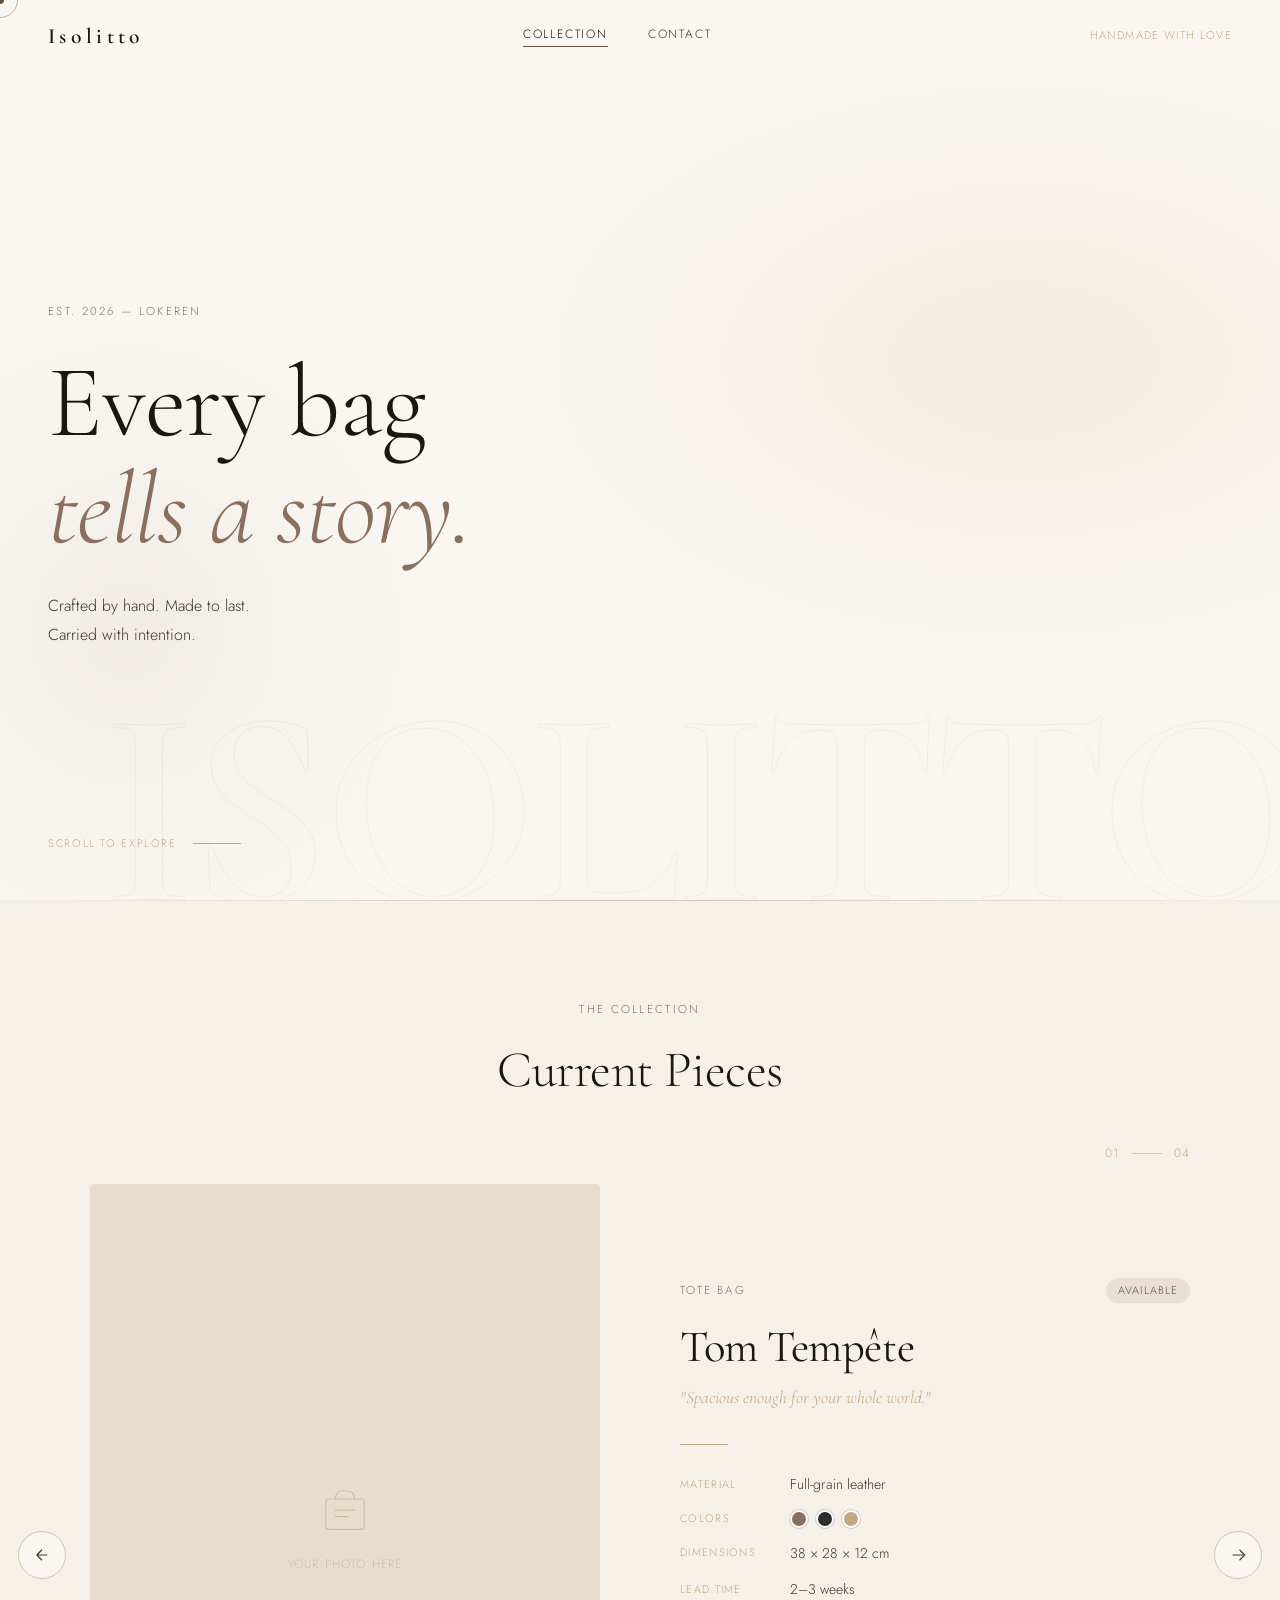
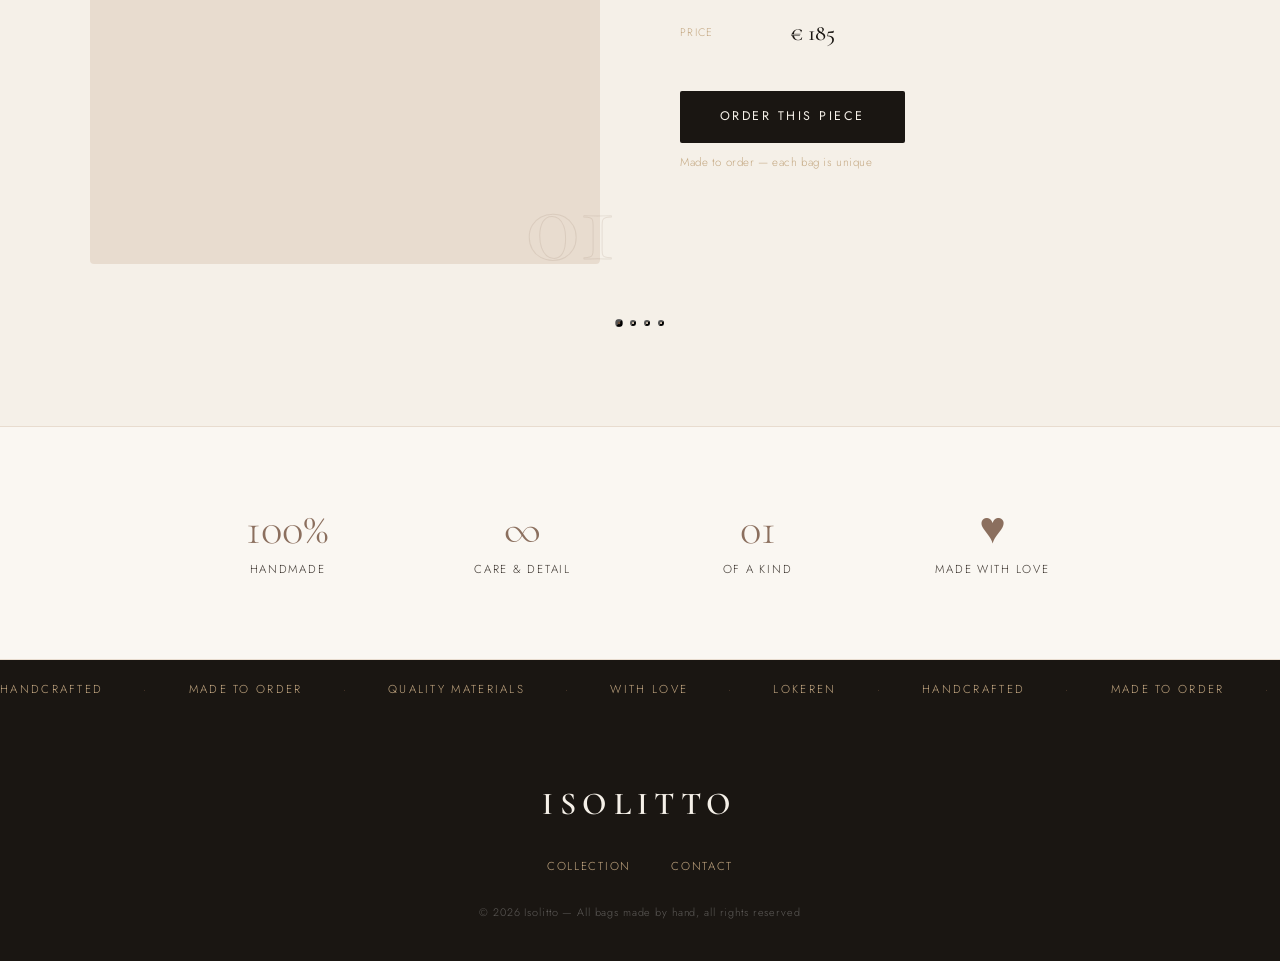
<file: index.html>
<!DOCTYPE html>
<html lang="en">
<head>
  <meta charset="UTF-8" />
  <meta name="viewport" content="width=device-width, initial-scale=1.0" />
  <title>ISOLITTO — Handmade Bags</title>
  <link rel="stylesheet" href="style.css" />
  <link rel="preconnect" href="https://fonts.googleapis.com">
  <link rel="preconnect" href="https://fonts.gstatic.com" crossorigin>
  <link href="https://fonts.googleapis.com/css2?family=Cormorant+Garamond:ital,wght@0,300;0,400;0,500;0,600;1,300;1,400&family=Jost:wght@200;300;400;500&display=swap" rel="stylesheet">
</head>
<body>

  <!-- CURSOR -->
  <div class="cursor" id="cursor"></div>
  <div class="cursor-follower" id="cursor-follower"></div>

  <!-- NAV -->
  <nav id="nav">
    <div class="nav-logo">
      <a href="index.html">Isolitto</a>
    </div>
    <div class="nav-links">
      <a href="index.html" class="nav-link active">Collection</a>
      <a href="contact.html" class="nav-link">Contact</a>
    </div>
    <div class="nav-tagline">Handmade with love</div>
  </nav>

  <!-- HERO -->
  <section class="hero" id="home">
    <div class="hero-text">
      <span class="hero-label">Est. 2026 — Lokeren</span>
      <h1 class="hero-title">Every bag<br><em>tells a story.</em></h1>
      <p class="hero-sub">Crafted by hand. Made to last.<br>Carried with intention.</p>
    </div>
    <div class="hero-scroll">
      <span>Scroll to explore</span>
      <div class="scroll-line"></div>
    </div>
    <div class="hero-bg-text">ISOLITTO</div>
  </section>

  <!-- COLLECTION -->
  <section class="collection" id="collection">
    <div class="collection-header">
      <p class="section-label">The Collection</p>
      <h2 class="section-title">Current Pieces</h2>
    </div>

    <!-- ITEM SHOWCASE -->
    <div class="showcase">

      <!-- Navigation Arrows -->
      <button class="showcase-nav prev" id="prevBtn" aria-label="Previous item">
        <svg viewBox="0 0 24 24" fill="none" stroke="currentColor" stroke-width="1.5"><path d="M19 12H5M5 12l7-7M5 12l7 7"/></svg>
      </button>
      <button class="showcase-nav next" id="nextBtn" aria-label="Next item">
        <svg viewBox="0 0 24 24" fill="none" stroke="currentColor" stroke-width="1.5"><path d="M5 12h14M14 5l7 7-7 7"/></svg>
      </button>

      <!-- Item Counter -->
      <div class="showcase-counter">
        <span id="currentIndex">01</span>
        <span class="counter-sep"></span>
        <span id="totalItems">04</span>
      </div>

      <!-- Item Display -->
      <div class="showcase-stage" id="showcaseStage">

        <!-- IMAGE -->
        <div class="item-image-wrap" id="itemImageWrap">
          <div class="item-image-placeholder" id="itemImage">
            <!-- REPLACE THIS DIV WITH YOUR IMAGE TAG, e.g.: -->
            <!-- <img src="images/bag1.jpg" alt="The Lena Tote"> -->
            <div class="placeholder-inner">
              <svg viewBox="0 0 80 80" fill="none" xmlns="http://www.w3.org/2000/svg">
                <path d="M28 30C28 24.477 31.134 20 35 20H45C48.866 20 52 24.477 52 30" stroke="currentColor" stroke-width="1.5" stroke-linecap="round"/>
                <rect x="16" y="30" width="48" height="38" rx="3" stroke="currentColor" stroke-width="1.5"/>
                <path d="M28 44h24M28 52h16" stroke="currentColor" stroke-width="1.5" stroke-linecap="round"/>
              </svg>
              <span>Your photo here</span>
            </div>
          </div>
          <div class="item-number-bg" id="itemNumberBg">01</div>
        </div>

        <!-- DETAILS -->
        <div class="item-details" id="itemDetails">
          <div class="item-meta-top">
            <span class="item-category" id="itemCategory">Tote</span>
            <span class="item-availability" id="itemAvailability">Available</span>
          </div>

          <h2 class="item-name" id="itemName">Tom Tempête</h2>
          <p class="item-tagline" id="itemTagline">"Spacious enough for your whole world."</p>

          <div class="item-divider"></div>

          <div class="item-info-grid">
            <div class="item-info-row">
              <span class="info-label">Material</span>
              <span class="info-value" id="itemMaterial">Full-grain leather</span>
            </div>
            <div class="item-info-row">
              <span class="info-label">Colors</span>
              <div class="color-swatches" id="itemColors">
                <span class="swatch" style="background:#8B6F5E;" title="Caramel"></span>
                <span class="swatch" style="background:#2C2C2C;" title="Midnight"></span>
                <span class="swatch" style="background:#C4A882;" title="Sand"></span>
              </div>
            </div>
            <div class="item-info-row">
              <span class="info-label">Dimensions</span>
              <span class="info-value" id="itemSize">38 × 28 × 12 cm</span>
            </div>
            <div class="item-info-row">
              <span class="info-label">Lead time</span>
              <span class="info-value" id="itemLead">2–3 weeks</span>
            </div>
            <div class="item-info-row">
              <span class="info-label">Price</span>
              <span class="info-value item-price" id="itemPrice">€ 185</span>
            </div>
          </div>

          <div class="item-actions">
            <a href="contact.html" class="btn-order">Order this piece</a>
            <p class="order-note">Made to order — each bag is unique</p>
          </div>
        </div>

      </div>

      <!-- Dots -->
      <div class="showcase-dots" id="showcaseDots"></div>
    </div>
  </section>

  <!-- ABOUT STRIP -->
  <section class="about-strip">
    <div class="about-strip-inner">
      <div class="about-col">
        <span class="about-num">100%</span>
        <span class="about-txt">Handmade</span>
      </div>
      <div class="about-col">
        <span class="about-num">∞</span>
        <span class="about-txt">Care & detail</span>
      </div>
      <div class="about-col">
        <span class="about-num">01</span>
        <span class="about-txt">Of a kind</span>
      </div>
      <div class="about-col">
        <span class="about-num">♥</span>
        <span class="about-txt">Made with love</span>
      </div>
    </div>
  </section>

  <!-- MARQUEE -->
  <div class="marquee-wrap">
    <div class="marquee-track">
      <span>Handcrafted</span><span>·</span>
      <span>Made to Order</span><span>·</span>
      <span>Quality Materials</span><span>·</span>
      <span>With Love</span><span>·</span>
      <span>Lokeren</span><span>·</span>
      <span>Handcrafted</span><span>·</span>
      <span>Made to Order</span><span>·</span>
      <span>Quality Materials</span><span>·</span>
      <span>With Love</span><span>·</span>
      <span>Lokeren</span><span>·</span>
    </div>
  </div>

  <!-- FOOTER -->
  <footer class="footer">
    <div class="footer-inner">
      <div class="footer-logo">ISOLITTO</div>
      <div class="footer-links">
        <a href="index.html">Collection</a>
        <a href="contact.html">Contact</a>
      </div>
      <p class="footer-copy">© 2026 Isolitto — All bags made by hand, all rights reserved</p>
    </div>
  </footer>

  <script src="script.js"></script>
</body>
</html>
</file>
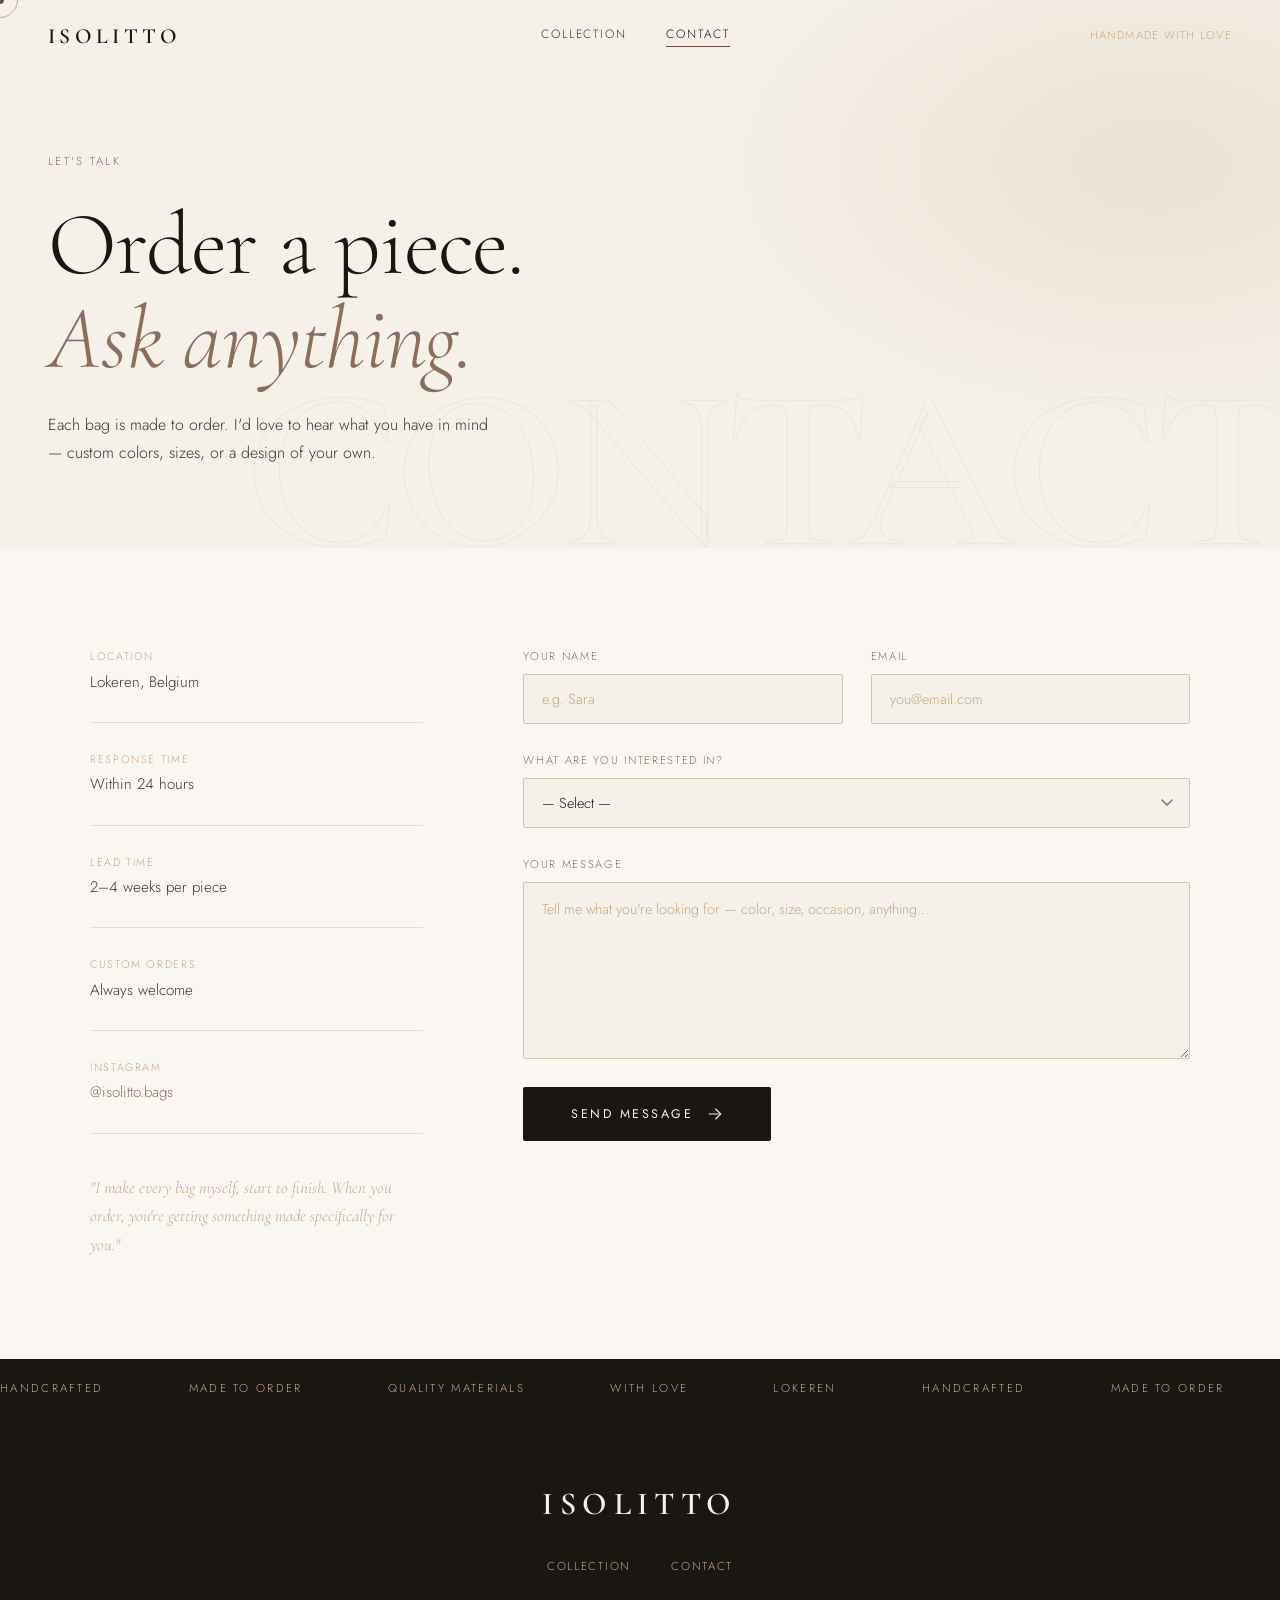
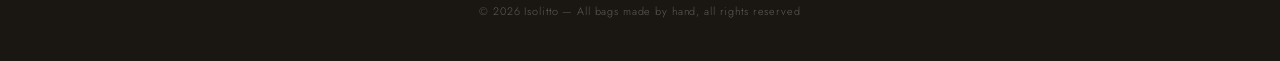
<file: contact.html>
<!DOCTYPE html>
<html lang="en">
<head>
  <meta charset="UTF-8" />
  <meta name="viewport" content="width=device-width, initial-scale=1.0" />
  <title>Contact — ISOLITTO</title>
  <link rel="stylesheet" href="style.css" />
  <link rel="preconnect" href="https://fonts.googleapis.com">
  <link rel="preconnect" href="https://fonts.gstatic.com" crossorigin>
  <link href="https://fonts.googleapis.com/css2?family=Cormorant+Garamond:ital,wght@0,300;0,400;0,500;0,600;1,300;1,400&family=Jost:wght@200;300;400;500&display=swap" rel="stylesheet">
</head>
<body class="contact-page">

  <div class="cursor" id="cursor"></div>
  <div class="cursor-follower" id="cursor-follower"></div>

  <!-- NAV -->
  <nav id="nav">
    <div class="nav-logo">
      <a href="index.html">ISOLITTO</a>
    </div>
    <div class="nav-links">
      <a href="index.html" class="nav-link">Collection</a>
      <a href="contact.html" class="nav-link active">Contact</a>
    </div>
    <div class="nav-tagline">Handmade with love</div>
  </nav>

  <!-- CONTACT HERO -->
  <section class="contact-hero">
    <div class="contact-hero-inner">
      <span class="hero-label">Let's talk</span>
      <h1 class="contact-title">Order a piece.<br><em>Ask anything.</em></h1>
      <p class="contact-sub">Each bag is made to order. I'd love to hear what you have in mind — custom colors, sizes, or a design of your own.</p>
    </div>
    <div class="hero-bg-text">CONTACT</div>
  </section>

  <!-- CONTACT BODY -->
  <section class="contact-body">
    <div class="contact-grid">

      <!-- LEFT: INFO -->
      <div class="contact-info">
        <div class="contact-info-block">
          <span class="ci-label">Location</span>
          <span class="ci-value">Lokeren, Belgium</span>
        </div>
        <div class="contact-info-block">
          <span class="ci-label">Response time</span>
          <span class="ci-value">Within 24 hours</span>
        </div>
        <div class="contact-info-block">
          <span class="ci-label">Lead time</span>
          <span class="ci-value">2–4 weeks per piece</span>
        </div>
        <div class="contact-info-block">
          <span class="ci-label">Custom orders</span>
          <span class="ci-value">Always welcome</span>
        </div>
        <div class="contact-info-block">
          <span class="ci-label">Instagram</span>
          <span class="ci-value"><a href="#">@isolitto.bags</a></span>
        </div>

        <div class="contact-note">
          <em>"I make every bag myself, start to finish. When you order, you're getting something made specifically for you."</em>
        </div>
      </div>

      <!-- RIGHT: FORM -->
      <div class="contact-form-wrap">
        <form class="contact-form" id="contactForm">

          <div class="form-row">
            <div class="form-group">
              <label for="fname">Your name</label>
              <input type="text" id="fname" name="name" placeholder="e.g. Sara" required />
            </div>
            <div class="form-group">
              <label for="femail">Email</label>
              <input type="email" id="femail" name="email" placeholder="you@email.com" required />
            </div>
          </div>

          <div class="form-group">
            <label for="fsubject">What are you interested in?</label>
            <select id="fsubject" name="subject">
              <option value="">— Select —</option>
              <option value="order">Order a specific bag</option>
              <option value="custom">Custom design</option>
              <option value="question">General question</option>
              <option value="other">Something else</option>
            </select>
          </div>

          <div class="form-group">
            <label for="fmessage">Your message</label>
            <textarea id="fmessage" name="message" rows="6" placeholder="Tell me what you're looking for — color, size, occasion, anything..."></textarea>
          </div>

          <button type="submit" class="btn-submit">
            <span class="btn-text">Send message</span>
            <svg viewBox="0 0 24 24" fill="none" stroke="currentColor" stroke-width="1.5"><path d="M5 12h14M14 5l7 7-7 7"/></svg>
          </button>

          <div class="form-success" id="formSuccess">
            <svg viewBox="0 0 24 24" fill="none" stroke="currentColor" stroke-width="1.5"><path d="M20 6L9 17l-5-5"/></svg>
            <span>Message sent! I'll get back to you soon.</span>
          </div>

        </form>
      </div>

    </div>
  </section>

  <!-- MARQUEE -->
  <div class="marquee-wrap">
    <div class="marquee-track">
      <span>Handcrafted</span><span>·</span>
      <span>Made to Order</span><span>·</span>
      <span>Quality Materials</span><span>·</span>
      <span>With Love</span><span>·</span>
      <span>Lokeren</span><span>·</span>
      <span>Handcrafted</span><span>·</span>
      <span>Made to Order</span><span>·</span>
      <span>Quality Materials</span><span>·</span>
      <span>With Love</span><span>·</span>
      <span>Lokeren</span><span>·</span>
    </div>
  </div>

  <!-- FOOTER -->
  <footer class="footer">
    <div class="footer-inner">
      <div class="footer-logo">ISOLITTO</div>
      <div class="footer-links">
        <a href="index.html">Collection</a>
        <a href="contact.html">Contact</a>
      </div>
      <p class="footer-copy">© 2026 Isolitto — All bags made by hand, all rights reserved</p>
    </div>
  </footer>

  <script src="script.js"></script>
</body>
</html>
</file>
<file: style.css>
/* ============================
   MAREN — Handmade Bags
   Style Sheet
   ============================ */

:root {
  --cream:      #F5F0E8;
  --warm-white: #FAF7F2;
  --ink:        #1A1612;
  --ink-soft:   #3D3630;
  --brown:      #8B6F5E;
  --brown-light:#C4A882;
  --sand:       #E8DCCF;
  --sand-mid:   #D4C4B0;
  --accent:     #6B4F3A;
  --font-display: 'Cormorant Garamond', Georgia, serif;
  --font-sans:    'Jost', sans-serif;
  --nav-h: 72px;
}

*, *::before, *::after { box-sizing: border-box; margin: 0; padding: 0; }

html { scroll-behavior: smooth; font-size: 16px; }

body {
  background: var(--warm-white);
  color: var(--ink);
  font-family: var(--font-sans);
  font-weight: 300;
  line-height: 1.6;
  overflow-x: hidden;
  cursor: none;
}

a { color: inherit; text-decoration: none; }
img { display: block; width: 100%; height: 100%; object-fit: cover; }

/* ============================
   CUSTOM CURSOR
   ============================ */
.cursor {
  position: fixed;
  top: 0; left: 0;
  width: 8px; height: 8px;
  background: var(--accent);
  border-radius: 50%;
  pointer-events: none;
  z-index: 9999;
  transform: translate(-50%, -50%);
  transition: transform 0.1s ease, background 0.2s;
}
.cursor-follower {
  position: fixed;
  top: 0; left: 0;
  width: 36px; height: 36px;
  border: 1px solid var(--brown);
  border-radius: 50%;
  pointer-events: none;
  z-index: 9998;
  transform: translate(-50%, -50%);
  transition: transform 0.18s ease, width 0.2s, height 0.2s, opacity 0.2s;
  opacity: 0.5;
}
body:has(a:hover) .cursor-follower,
body:has(button:hover) .cursor-follower {
  width: 52px; height: 52px;
  opacity: 0.8;
}

/* ============================
   NAV
   ============================ */
nav {
  position: fixed;
  top: 0; left: 0; right: 0;
  height: var(--nav-h);
  display: flex;
  align-items: center;
  justify-content: space-between;
  padding: 0 48px;
  z-index: 100;
  transition: background 0.4s, box-shadow 0.4s;
}
nav.scrolled {
  background: rgba(250,247,242,0.95);
  backdrop-filter: blur(12px);
  box-shadow: 0 1px 0 rgba(26,22,18,0.08);
}
.nav-logo a {
  font-family: var(--font-display);
  font-weight: 600;
  font-size: 1.35rem;
  letter-spacing: 0.2em;
  color: var(--ink);
}
.nav-links {
  display: flex;
  gap: 40px;
}
.nav-link {
  font-size: 0.75rem;
  letter-spacing: 0.15em;
  text-transform: uppercase;
  color: var(--ink-soft);
  position: relative;
  padding-bottom: 2px;
}
.nav-link::after {
  content: '';
  position: absolute;
  bottom: 0; left: 0;
  width: 0; height: 1px;
  background: var(--accent);
  transition: width 0.3s ease;
}
.nav-link:hover::after,
.nav-link.active::after { width: 100%; }
.nav-link.active { color: var(--ink); }
.nav-tagline {
  font-size: 0.7rem;
  letter-spacing: 0.12em;
  color: var(--brown-light);
  text-transform: uppercase;
}

/* ============================
   HERO
   ============================ */
.hero {
  min-height: 100vh;
  display: flex;
  flex-direction: column;
  justify-content: center;
  padding: calc(var(--nav-h) + 60px) 48px 80px;
  position: relative;
  overflow: hidden;
  background: var(--warm-white);
}
.hero::before {
  content: '';
  position: absolute;
  inset: 0;
  background:
    radial-gradient(ellipse 60% 50% at 80% 40%, rgba(196,168,130,0.15) 0%, transparent 70%),
    radial-gradient(ellipse 40% 60% at 10% 70%, rgba(139,111,94,0.08) 0%, transparent 60%);
  pointer-events: none;
}
.hero-bg-text {
  position: absolute;
  bottom: -4vw;
  right: -2vw;
  font-family: var(--font-display);
  font-weight: 600;
  font-size: 22vw;
  color: transparent;
  -webkit-text-stroke: 1px rgba(139,111,94,0.08);
  letter-spacing: -0.03em;
  pointer-events: none;
  user-select: none;
  line-height: 1;
}
.hero-label {
  display: block;
  font-size: 0.72rem;
  letter-spacing: 0.2em;
  text-transform: uppercase;
  color: var(--brown);
  margin-bottom: 28px;
  opacity: 0;
  animation: fadeUp 0.8s ease 0.2s forwards;
}
.hero-title {
  font-family: var(--font-display);
  font-size: clamp(3.5rem, 8vw, 7rem);
  font-weight: 300;
  line-height: 1.05;
  letter-spacing: -0.01em;
  color: var(--ink);
  max-width: 700px;
  opacity: 0;
  animation: fadeUp 0.9s ease 0.35s forwards;
}
.hero-title em {
  font-style: italic;
  color: var(--brown);
}
.hero-sub {
  margin-top: 28px;
  font-size: 1rem;
  color: var(--ink-soft);
  font-weight: 300;
  max-width: 340px;
  line-height: 1.8;
  opacity: 0;
  animation: fadeUp 0.9s ease 0.5s forwards;
}
.hero-scroll {
  position: absolute;
  bottom: 48px;
  left: 48px;
  display: flex;
  align-items: center;
  gap: 16px;
  font-size: 0.68rem;
  letter-spacing: 0.15em;
  text-transform: uppercase;
  color: var(--brown-light);
  opacity: 0;
  animation: fadeUp 1s ease 0.8s forwards;
}
.scroll-line {
  width: 48px;
  height: 1px;
  background: var(--brown-light);
  position: relative;
  overflow: hidden;
}
.scroll-line::after {
  content: '';
  position: absolute;
  top: 0; left: -100%;
  width: 100%; height: 100%;
  background: var(--brown);
  animation: scrollSlide 2s ease-in-out 1.5s infinite;
}
@keyframes scrollSlide {
  0% { left: -100%; }
  50% { left: 0; }
  100% { left: 100%; }
}
@keyframes fadeUp {
  from { opacity: 0; transform: translateY(24px); }
  to   { opacity: 1; transform: translateY(0); }
}

/* ============================
   COLLECTION SECTION
   ============================ */
.collection {
  padding: 100px 48px;
  background: var(--cream);
  position: relative;
}
.collection::before {
  content: '';
  position: absolute;
  top: 0; left: 0; right: 0;
  height: 1px;
  background: linear-gradient(90deg, transparent, var(--sand-mid), transparent);
}
.collection-header {
  text-align: center;
  margin-bottom: 72px;
}
.section-label {
  display: block;
  font-size: 0.72rem;
  letter-spacing: 0.2em;
  text-transform: uppercase;
  color: var(--brown);
  margin-bottom: 12px;
}
.section-title {
  font-family: var(--font-display);
  font-size: clamp(2rem, 4vw, 3.2rem);
  font-weight: 300;
  color: var(--ink);
  letter-spacing: -0.01em;
}

/* ============================
   SHOWCASE
   ============================ */
.showcase {
  position: relative;
  max-width: 1100px;
  margin: 0 auto;
}
.showcase-stage {
  display: grid;
  grid-template-columns: 1fr 1fr;
  gap: 80px;
  align-items: center;
  min-height: 560px;
}
.showcase-nav {
  position: absolute;
  top: 50%;
  transform: translateY(-50%);
  width: 48px; height: 48px;
  border: 1px solid var(--sand-mid);
  background: var(--warm-white);
  border-radius: 50%;
  cursor: none;
  display: flex;
  align-items: center;
  justify-content: center;
  color: var(--ink-soft);
  z-index: 10;
  transition: background 0.2s, border-color 0.2s, color 0.2s, transform 0.2s;
}
.showcase-nav svg { width: 18px; height: 18px; }
.showcase-nav:hover {
  background: var(--accent);
  border-color: var(--accent);
  color: white;
  transform: translateY(-50%) scale(1.05);
}
.showcase-nav.prev { left: -72px; }
.showcase-nav.next { right: -72px; }

.showcase-counter {
  position: absolute;
  top: -40px;
  right: 0;
  display: flex;
  align-items: center;
  gap: 12px;
  font-size: 0.75rem;
  letter-spacing: 0.1em;
  color: var(--brown-light);
}
.counter-sep {
  width: 30px; height: 1px;
  background: var(--sand-mid);
  display: block;
}

/* IMAGE */
.item-image-wrap {
  position: relative;
}
.item-image-placeholder {
  width: 100%;
  aspect-ratio: 3/4;
  background: var(--sand);
  border-radius: 4px;
  overflow: hidden;
  position: relative;
  display: flex;
  align-items: center;
  justify-content: center;
  transition: opacity 0.4s ease;
}
.item-image-placeholder img {
  width: 100%;
  height: 100%;
  object-fit: cover;
  border-radius: 4px;
}
.placeholder-inner {
  display: flex;
  flex-direction: column;
  align-items: center;
  gap: 16px;
  color: var(--brown-light);
}
.placeholder-inner svg {
  width: 64px; height: 64px;
  opacity: 0.6;
}
.placeholder-inner span {
  font-size: 0.75rem;
  letter-spacing: 0.1em;
  text-transform: uppercase;
  opacity: 0.6;
}
.item-number-bg {
  position: absolute;
  bottom: -16px;
  right: -16px;
  font-family: var(--font-display);
  font-size: 7rem;
  font-weight: 600;
  color: transparent;
  -webkit-text-stroke: 1px rgba(139,111,94,0.15);
  line-height: 1;
  pointer-events: none;
  user-select: none;
  transition: opacity 0.4s;
}

/* DETAILS */
.item-details {
  padding: 20px 0;
  transition: opacity 0.4s ease, transform 0.4s ease;
}
.item-meta-top {
  display: flex;
  align-items: center;
  justify-content: space-between;
  margin-bottom: 20px;
}
.item-category {
  font-size: 0.72rem;
  letter-spacing: 0.18em;
  text-transform: uppercase;
  color: var(--brown);
}
.item-availability {
  font-size: 0.68rem;
  letter-spacing: 0.1em;
  text-transform: uppercase;
  padding: 4px 12px;
  border-radius: 20px;
  background: rgba(107,79,58,0.1);
  color: var(--accent);
}
.item-availability.unavailable {
  background: rgba(200,200,200,0.2);
  color: #999;
}
.item-name {
  font-family: var(--font-display);
  font-size: clamp(2rem, 3.5vw, 3rem);
  font-weight: 400;
  line-height: 1.1;
  color: var(--ink);
  margin-bottom: 12px;
  letter-spacing: -0.01em;
}
.item-tagline {
  font-style: italic;
  font-size: 0.95rem;
  color: var(--brown-light);
  margin-bottom: 32px;
  font-family: var(--font-display);
  font-size: 1.1rem;
}
.item-divider {
  width: 48px;
  height: 1px;
  background: var(--brown-light);
  margin-bottom: 28px;
}
.item-info-grid {
  display: flex;
  flex-direction: column;
  gap: 14px;
  margin-bottom: 40px;
}
.item-info-row {
  display: flex;
  align-items: center;
  gap: 20px;
  font-size: 0.88rem;
}
.info-label {
  width: 90px;
  flex-shrink: 0;
  font-size: 0.68rem;
  letter-spacing: 0.12em;
  text-transform: uppercase;
  color: var(--brown-light);
}
.info-value { color: var(--ink-soft); }
.item-price {
  font-family: var(--font-display);
  font-size: 1.4rem;
  font-weight: 500;
  color: var(--ink);
}
.color-swatches {
  display: flex;
  gap: 8px;
  align-items: center;
}
.swatch {
  width: 18px; height: 18px;
  border-radius: 50%;
  display: inline-block;
  border: 2px solid white;
  box-shadow: 0 0 0 1px rgba(0,0,0,0.15);
  cursor: none;
  transition: transform 0.2s;
}
.swatch:hover { transform: scale(1.2); }

/* ACTIONS */
.item-actions {
  display: flex;
  flex-direction: column;
  gap: 10px;
}
.btn-order {
  display: inline-flex;
  align-items: center;
  justify-content: center;
  padding: 16px 40px;
  background: var(--ink);
  color: var(--cream);
  font-family: var(--font-sans);
  font-size: 0.78rem;
  font-weight: 400;
  letter-spacing: 0.2em;
  text-transform: uppercase;
  border-radius: 2px;
  cursor: none;
  transition: background 0.25s, color 0.25s;
  align-self: flex-start;
}
.btn-order:hover {
  background: var(--accent);
  color: white;
}
.order-note {
  font-size: 0.72rem;
  color: var(--brown-light);
  letter-spacing: 0.05em;
}

/* DOTS */
.showcase-dots {
  display: flex;
  justify-content: center;
  gap: 8px;
  margin-top: 56px;
}
.dot {
  width: 6px; height: 6px;
  border-radius: 50%;
  background: var(--sand-mid);
  cursor: none;
  transition: background 0.3s, transform 0.3s;
}
.dot.active {
  background: var(--accent);
  transform: scale(1.3);
}

/* Transition state */
.showcase-stage.transitioning .item-image-placeholder,
.showcase-stage.transitioning .item-details {
  opacity: 0;
  transform: translateY(12px);
}

/* ============================
   ABOUT STRIP
   ============================ */
.about-strip {
  padding: 80px 48px;
  background: var(--warm-white);
  border-top: 1px solid var(--sand);
  border-bottom: 1px solid var(--sand);
}
.about-strip-inner {
  max-width: 900px;
  margin: 0 auto;
  display: grid;
  grid-template-columns: repeat(4, 1fr);
  gap: 40px;
  text-align: center;
}
.about-col {
  display: flex;
  flex-direction: column;
  gap: 8px;
}
.about-num {
  font-family: var(--font-display);
  font-size: 2.8rem;
  font-weight: 300;
  color: var(--brown);
  line-height: 1;
}
.about-txt {
  font-size: 0.72rem;
  letter-spacing: 0.15em;
  text-transform: uppercase;
  color: var(--ink-soft);
}

/* ============================
   MARQUEE
   ============================ */
.marquee-wrap {
  overflow: hidden;
  background: var(--ink);
  padding: 20px 0;
}
.marquee-track {
  display: flex;
  gap: 40px;
  width: max-content;
  animation: marquee 20s linear infinite;
  align-items: center;
}
.marquee-track span {
  font-size: 0.72rem;
  letter-spacing: 0.2em;
  text-transform: uppercase;
  color: var(--brown-light);
  white-space: nowrap;
}
.marquee-track span:nth-child(even) {
  color: var(--accent);
}
@keyframes marquee {
  from { transform: translateX(0); }
  to   { transform: translateX(-50%); }
}

/* ============================
   FOOTER
   ============================ */
.footer {
  padding: 60px 48px 40px;
  background: var(--ink);
}
.footer-inner {
  max-width: 1100px;
  margin: 0 auto;
  display: flex;
  flex-direction: column;
  align-items: center;
  gap: 28px;
}
.footer-logo {
  font-family: var(--font-display);
  font-weight: 600;
  font-size: 2rem;
  letter-spacing: 0.2em;
  color: var(--cream);
}
.footer-links {
  display: flex;
  gap: 40px;
}
.footer-links a {
  font-size: 0.72rem;
  letter-spacing: 0.15em;
  text-transform: uppercase;
  color: var(--brown-light);
  transition: color 0.2s;
}
.footer-links a:hover { color: var(--cream); }
.footer-copy {
  font-size: 0.68rem;
  color: rgba(255,255,255,0.3);
  letter-spacing: 0.08em;
}

/* ============================
   CONTACT PAGE
   ============================ */
.contact-page { background: var(--warm-white); }

.contact-hero {
  min-height: 50vh;
  display: flex;
  align-items: flex-end;
  padding: calc(var(--nav-h) + 80px) 48px 80px;
  position: relative;
  overflow: hidden;
  background: var(--cream);
}
.contact-hero::before {
  content: '';
  position: absolute;
  inset: 0;
  background: radial-gradient(ellipse 50% 70% at 90% 30%, rgba(196,168,130,0.2) 0%, transparent 70%);
  pointer-events: none;
}
.contact-hero .hero-bg-text {
  font-size: 18vw;
  bottom: -3vw;
  right: -1vw;
}
.contact-hero-inner { max-width: 700px; }
.contact-title {
  font-family: var(--font-display);
  font-size: clamp(3rem, 7vw, 6rem);
  font-weight: 300;
  line-height: 1.05;
  color: var(--ink);
  margin: 20px 0 24px;
  letter-spacing: -0.01em;
}
.contact-title em { font-style: italic; color: var(--brown); }
.contact-sub {
  font-size: 1rem;
  color: var(--ink-soft);
  max-width: 440px;
  line-height: 1.8;
}

.contact-body {
  padding: 100px 48px;
}
.contact-grid {
  max-width: 1100px;
  margin: 0 auto;
  display: grid;
  grid-template-columns: 1fr 2fr;
  gap: 100px;
  align-items: start;
}
.contact-info {
  display: flex;
  flex-direction: column;
  gap: 28px;
}
.contact-info-block {
  display: flex;
  flex-direction: column;
  gap: 4px;
  padding-bottom: 28px;
  border-bottom: 1px solid var(--sand);
}
.contact-info-block:last-of-type { border: none; }
.ci-label {
  font-size: 0.68rem;
  letter-spacing: 0.15em;
  text-transform: uppercase;
  color: var(--brown-light);
}
.ci-value {
  font-size: 0.95rem;
  color: var(--ink-soft);
}
.ci-value a { color: var(--brown); }
.ci-value a:hover { text-decoration: underline; }
.contact-note {
  margin-top: 12px;
  font-family: var(--font-display);
  font-size: 1.05rem;
  font-style: italic;
  color: var(--brown-light);
  line-height: 1.7;
}

/* FORM */
.contact-form {
  display: flex;
  flex-direction: column;
  gap: 28px;
  position: relative;
}
.form-row {
  display: grid;
  grid-template-columns: 1fr 1fr;
  gap: 28px;
}
.form-group {
  display: flex;
  flex-direction: column;
  gap: 8px;
}
.form-group label {
  font-size: 0.7rem;
  letter-spacing: 0.15em;
  text-transform: uppercase;
  color: var(--brown);
}
.form-group input,
.form-group select,
.form-group textarea {
  background: var(--cream);
  border: 1px solid var(--sand-mid);
  border-radius: 2px;
  padding: 14px 18px;
  font-family: var(--font-sans);
  font-size: 0.9rem;
  font-weight: 300;
  color: var(--ink);
  outline: none;
  transition: border-color 0.25s, box-shadow 0.25s;
  cursor: none;
}
.form-group input::placeholder,
.form-group textarea::placeholder {
  color: var(--brown-light);
}
.form-group input:focus,
.form-group select:focus,
.form-group textarea:focus {
  border-color: var(--brown);
  box-shadow: 0 0 0 3px rgba(139,111,94,0.1);
}
.form-group select {
  appearance: none;
  background-image: url("data:image/svg+xml,%3Csvg xmlns='http://www.w3.org/2000/svg' width='12' height='8' viewBox='0 0 12 8'%3E%3Cpath d='M1 1l5 5 5-5' stroke='%238B6F5E' stroke-width='1.5' fill='none' stroke-linecap='round'/%3E%3C/svg%3E");
  background-repeat: no-repeat;
  background-position: right 16px center;
}
.form-group textarea { resize: vertical; min-height: 140px; line-height: 1.7; }

.btn-submit {
  display: inline-flex;
  align-items: center;
  gap: 12px;
  padding: 18px 48px;
  background: var(--ink);
  color: var(--cream);
  font-family: var(--font-sans);
  font-size: 0.78rem;
  font-weight: 400;
  letter-spacing: 0.2em;
  text-transform: uppercase;
  border: none;
  border-radius: 2px;
  cursor: none;
  transition: background 0.25s;
  align-self: flex-start;
}
.btn-submit svg { width: 18px; height: 18px; transition: transform 0.2s; }
.btn-submit:hover { background: var(--accent); }
.btn-submit:hover svg { transform: translateX(4px); }

.form-success {
  display: none;
  align-items: center;
  gap: 12px;
  padding: 16px 20px;
  background: rgba(107,79,58,0.08);
  border: 1px solid rgba(107,79,58,0.2);
  border-radius: 2px;
  color: var(--accent);
  font-size: 0.88rem;
}
.form-success svg { width: 20px; height: 20px; flex-shrink: 0; }
.form-success.visible { display: flex; }

/* ============================
   RESPONSIVE
   ============================ */
@media (max-width: 900px) {
  nav { padding: 0 24px; }
  .nav-tagline { display: none; }
  .hero { padding: calc(var(--nav-h) + 40px) 24px 60px; }
  .hero-scroll { left: 24px; }
  .hero-bg-text { font-size: 28vw; }

  .collection { padding: 72px 24px; }
  .showcase-nav.prev { left: -16px; }
  .showcase-nav.next { right: -16px; }
  .showcase-stage {
    grid-template-columns: 1fr;
    gap: 40px;
    min-height: auto;
  }
  .item-image-wrap { max-width: 380px; margin: 0 auto; }
  .about-strip { padding: 60px 24px; }
  .about-strip-inner {
    grid-template-columns: repeat(2, 1fr);
    gap: 32px;
  }
  .contact-hero { padding: calc(var(--nav-h) + 60px) 24px 60px; }
  .contact-body { padding: 60px 24px; }
  .contact-grid {
    grid-template-columns: 1fr;
    gap: 60px;
  }
  .form-row { grid-template-columns: 1fr; }
  .footer { padding: 48px 24px 32px; }
}

@media (max-width: 600px) {
  .hero-title { font-size: 3rem; }
  .showcase-nav { width: 38px; height: 38px; }
  .showcase-nav.prev { left: -4px; }
  .showcase-nav.next { right: -4px; }
  .about-strip-inner { grid-template-columns: repeat(2,1fr); }
  .contact-title { font-size: 2.8rem; }
}
</file>
